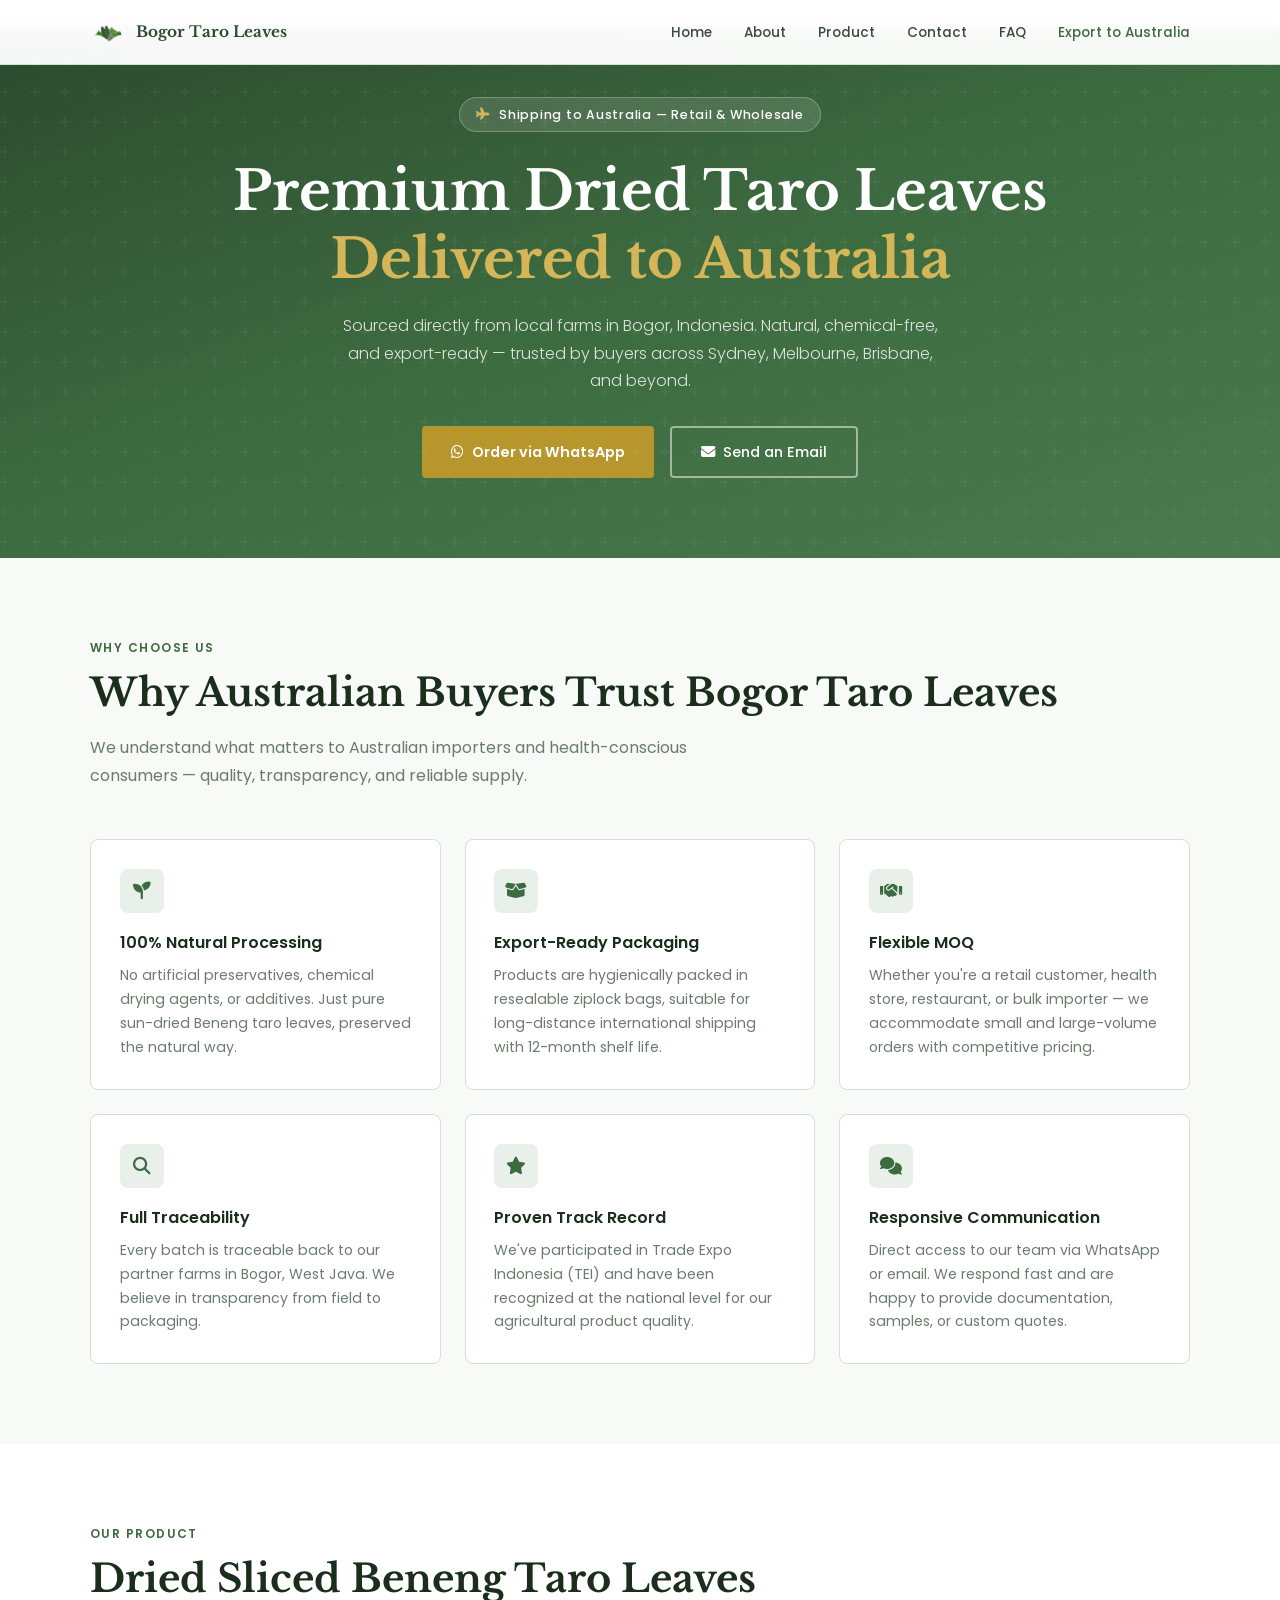
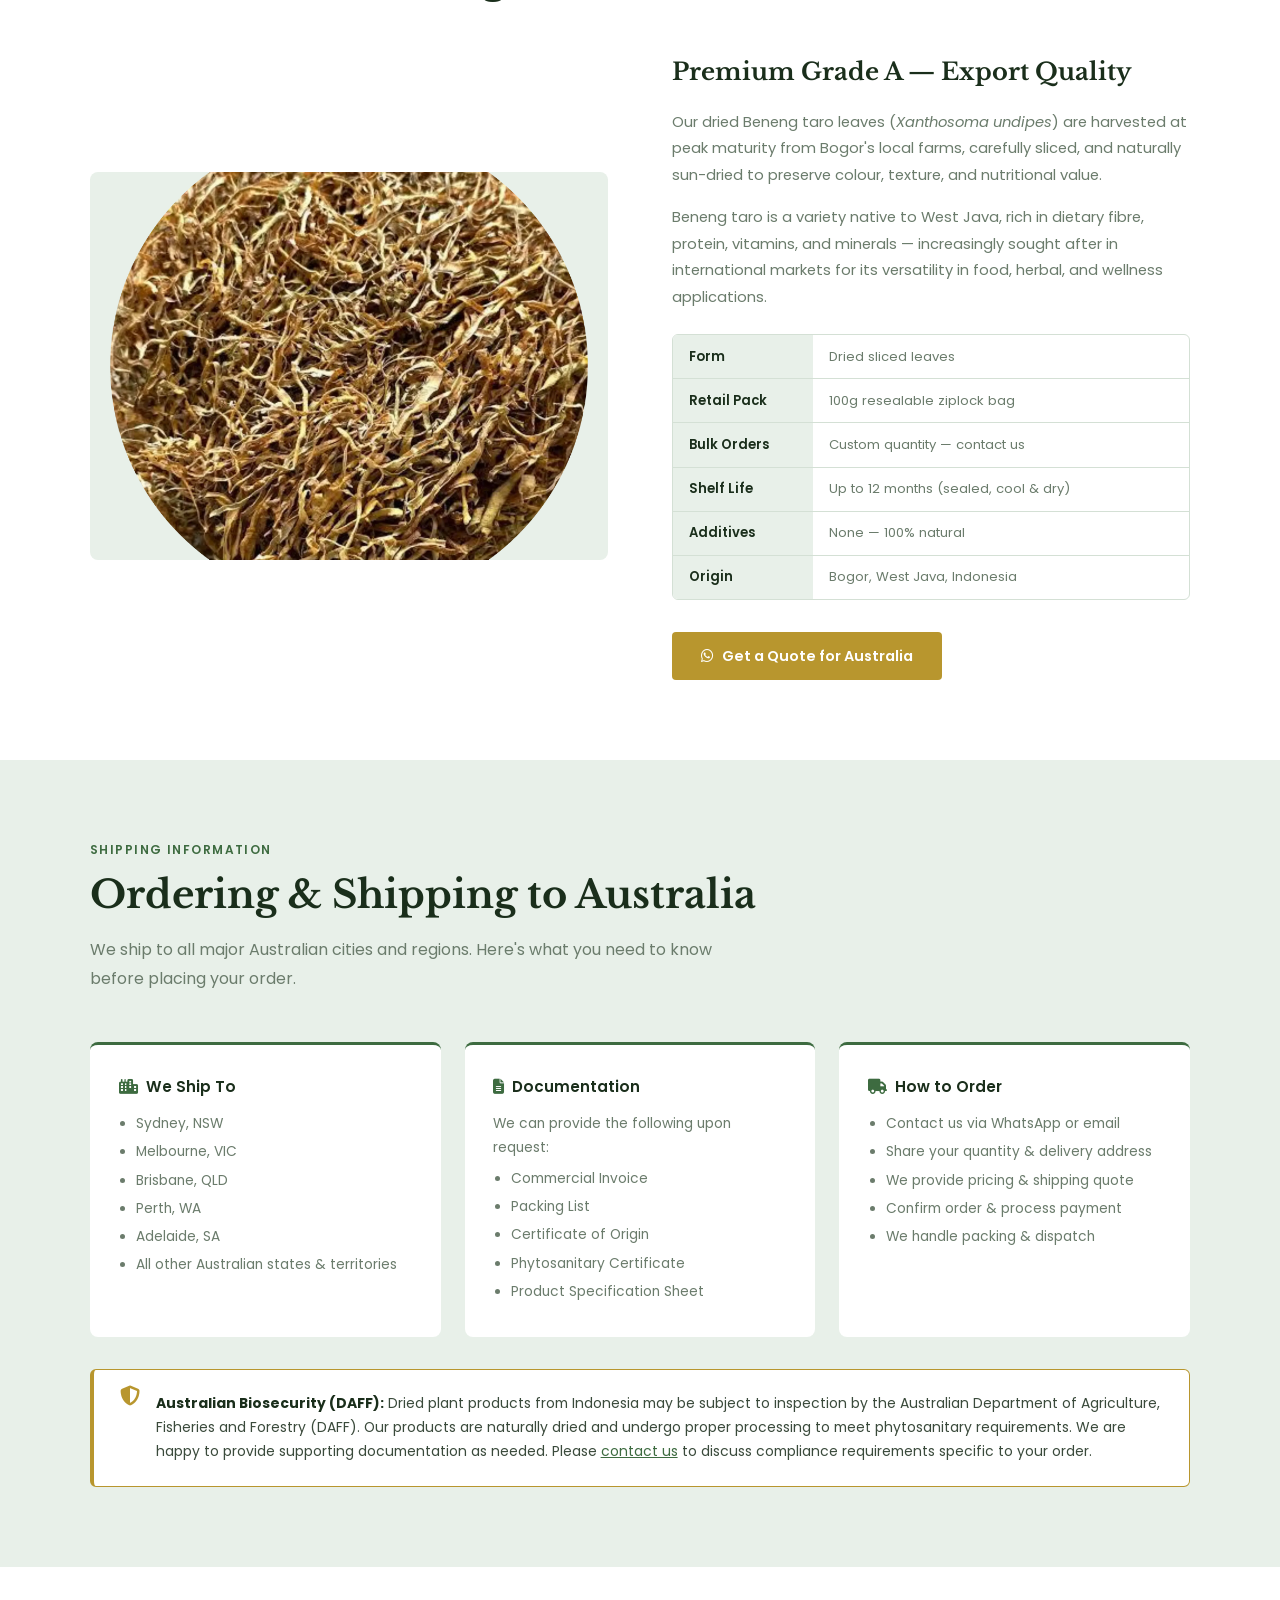
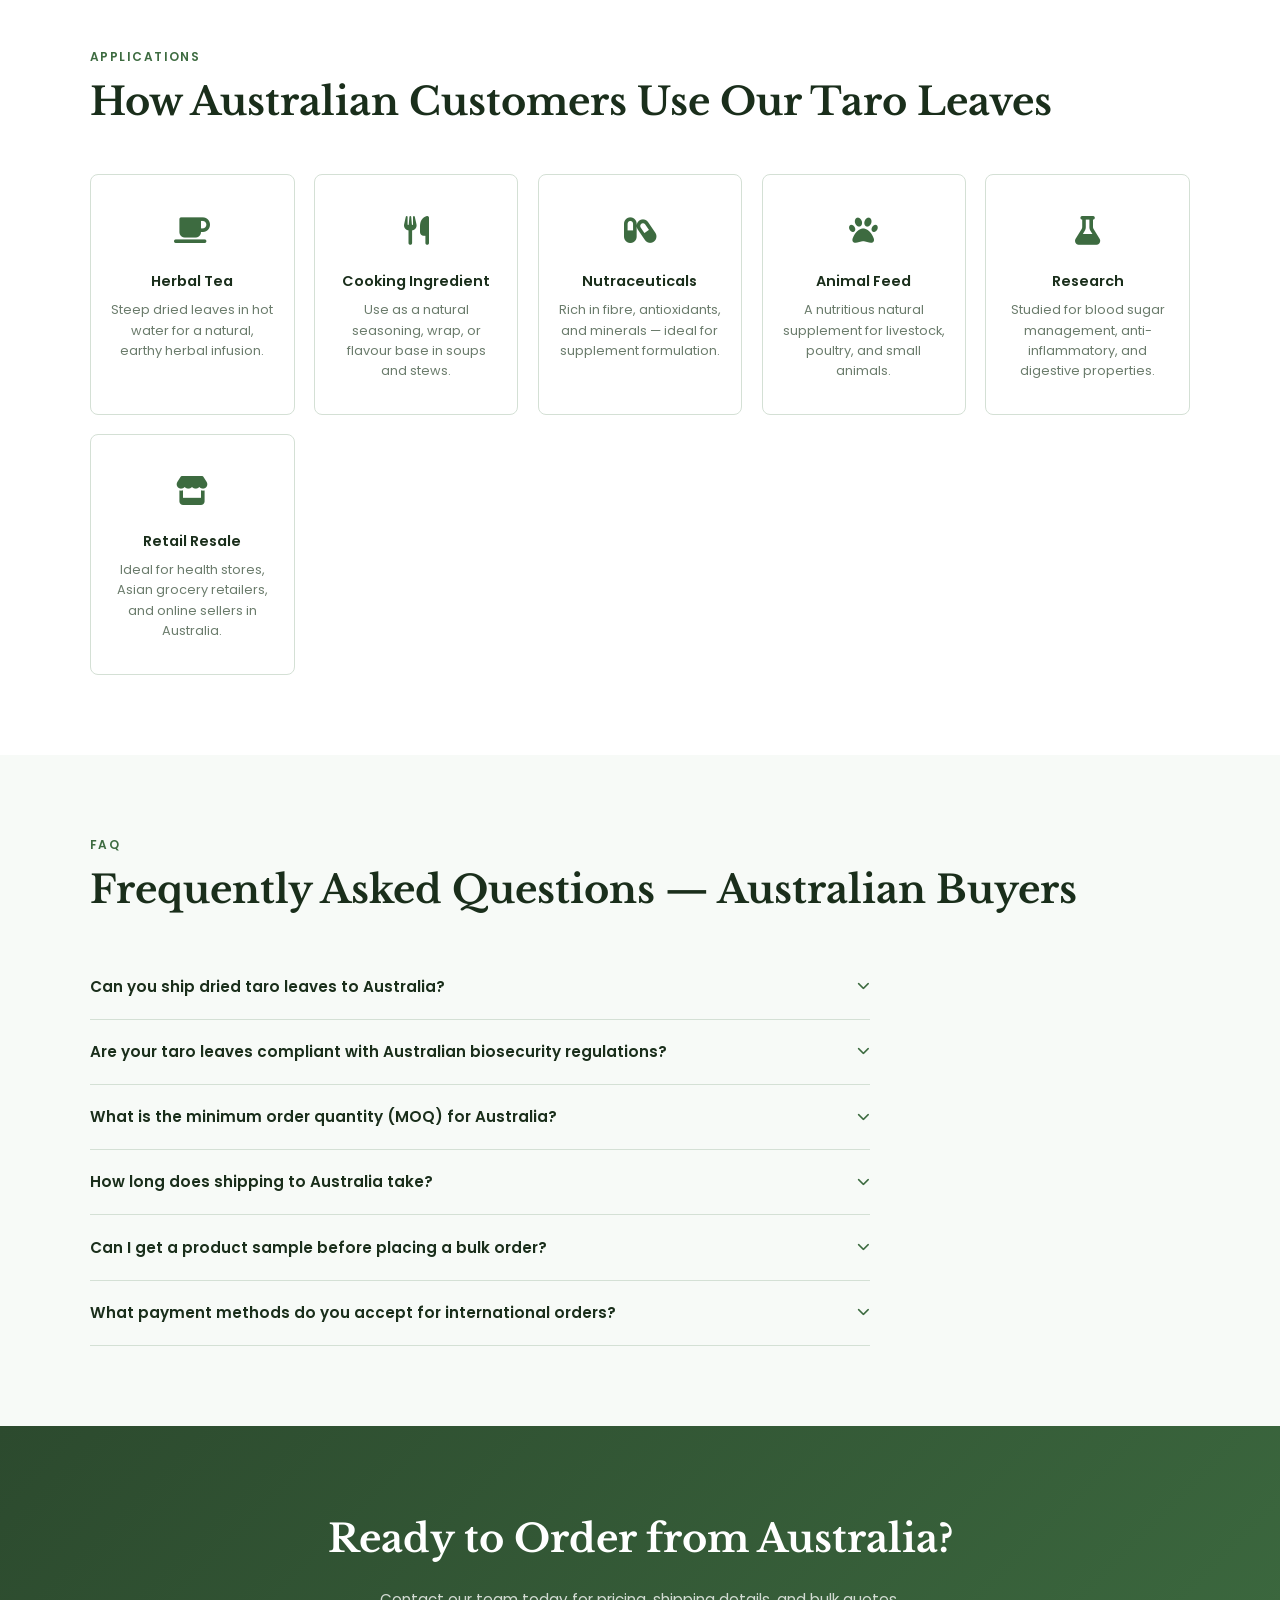
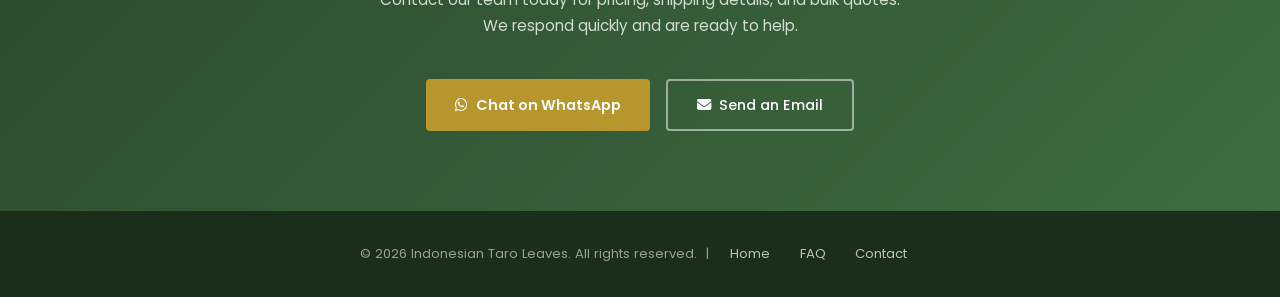
<file: export-to-australia.html>
<!DOCTYPE html>
<html lang="en">

<head>
    <meta charset="UTF-8">
    <meta name="viewport" content="width=device-width, initial-scale=1.0">

    <!-- SEO: Title & Description targeted at Australian buyers -->
    <title>Buy Dried Taro Leaves in Australia | Bogor Taro Leaves – Indonesian Supplier</title>
    <meta name="description"
        content="Looking to buy dried Beneng taro leaves in Australia? Bogor Taro Leaves supplies premium, natural, chemical-free dried taro leaves from Bogor, Indonesia. Retail and bulk wholesale orders welcome. Ship to Sydney, Melbourne, Brisbane & more.">
    <meta name="keywords"
        content="buy taro leaves Australia, dried taro leaves Australia, taro leaves supplier Australia, beneng taro Australia, Indonesian taro leaves export Australia, wholesale taro leaves Australia, taro leaves Sydney Melbourne Brisbane, taro leaves bulk order Australia, natural taro leaves import Australia">

    <!-- Canonical & hreflang -->
    <link rel="canonical" href="https://bogortaroleaves.com/export-to-australia.html">
    <link rel="alternate" hreflang="en-au" href="https://bogortaroleaves.com/export-to-australia.html">
    <link rel="alternate" hreflang="en" href="https://bogortaroleaves.com/export-to-australia.html">

    <!-- Open Graph -->
    <meta property="og:type" content="website">
    <meta property="og:title" content="Buy Dried Taro Leaves in Australia | Bogor Taro Leaves">
    <meta property="og:description"
        content="Premium dried Beneng taro leaves from Indonesia, shipped to Australia. Natural, chemical-free, export-ready. Wholesale & retail available.">
    <meta property="og:url" content="https://bogortaroleaves.com/export-to-australia.html">
    <meta property="og:image" content="https://bogortaroleaves.com/images/logo-bogor-taro-leaves-small.png">
    <meta property="og:site_name" content="Indonesian Taro Leaves">

    <!-- Twitter Card -->
    <meta name="twitter:card" content="summary_large_image">
    <meta name="twitter:title" content="Buy Dried Taro Leaves in Australia | Bogor Taro Leaves">
    <meta name="twitter:description"
        content="Premium dried Beneng taro leaves from Bogor, Indonesia. Export-ready for Australian buyers. Contact us for wholesale pricing.">
    <meta name="twitter:image" content="https://bogortaroleaves.com/images/logo-bogor-taro-leaves-small.png">

    <!-- Fonts (same as index.html) -->
    <link rel="preconnect" href="https://fonts.googleapis.com">
    <link rel="preconnect" href="https://fonts.gstatic.com" crossorigin>
    <link href="https://fonts.googleapis.com/css2?family=Poppins:wght@300;400;500;600&display=swap" rel="stylesheet">
    <link href="https://fonts.googleapis.com/css2?family=Libre+Baskerville:wght@400;700&display=swap" rel="stylesheet">
    <link rel="stylesheet" href="https://cdnjs.cloudflare.com/ajax/libs/font-awesome/6.5.1/css/all.min.css"
        integrity="sha512-DTOQO9RWCH3ppGqcWaEA1BIZOC6xxalwEsw9c2QQeAIftl+Vegovlnee1c9QX4TctnWMn13TZye+giMm8e2LwA=="
        crossorigin="anonymous" referrerpolicy="no-referrer" />
    <link rel="icon" href="images/logo-bogor-taro-leaves-small.png" type="image/x-icon">

    <!-- Google Analytics (same as index.html) -->
    <script async src="https://www.googletagmanager.com/gtag/js?id=G-24YDXY4WRC"></script>
    <script>
        window.dataLayer = window.dataLayer || [];
        function gtag() { dataLayer.push(arguments); }
        gtag('js', new Date());
        gtag('config', 'G-24YDXY4WRC');
    </script>

    <script type="application/ld+json">
{
  "@context": "https://schema.org",
  "@graph": [
    {
      "@type": "Organization",
      "@id": "https://bogortaroleaves.com/#organization",
      "name": "Bogor Taro Leaves",
      "url": "https://bogortaroleaves.com/",
      "logo": {
        "@type": "ImageObject",
        "url": "https://bogortaroleaves.com/images/logo-bogor-taro-leaves-small.png"
      },
      "contactPoint": {
        "@type": "ContactPoint",
        "telephone": "+628129558950",
        "contactType": "sales",
        "areaServed": ["ID", "AU"],
        "availableLanguage": "English"
      }
    },
    {
      "@type": "Product",
      "@id": "https://bogortaroleaves.com/export-to-australia.html#product",
      "name": "Dried Sliced Beneng Taro Leaves",
      "description": "Naturally sun-dried Beneng taro leaves, sliced and carefully processed without chemical additives. Suitable for herbal tea, cooking, animal feed, and nutraceutical applications. Export-ready for Australian buyers.",
      "brand": {
        "@type": "Brand",
        "name": "Bogor Taro Leaves"
      },
      "image": [
        "https://bogortaroleaves.com/images/our-product-3.webp",
        "https://bogortaroleaves.com/images/our-product-2.webp"
      ],
      "sku": "BTL-DRIED-001",
      "offers": {
        "@type": "Offer",
        "@id": "https://bogortaroleaves.com/export-to-australia.html#offer",
        "url": "https://bogortaroleaves.com/export-to-australia.html",
        "availability": "https://schema.org/InStock",
        "price": "0",
        "priceCurrency": "USD",
        "priceSpecification": {
          "@type": "PriceSpecification",
          "price": "0",
          "priceCurrency": "USD",
          "valueAddedTaxIncluded": false,
          "description": "Price available on request. Contact us via WhatsApp or email for retail and wholesale pricing."
        },
        "seller": {
          "@id": "https://bogortaroleaves.com/#organization"
        },
        "shippingDetails": {
          "@type": "OfferShippingDetails",
          "shippingRate": {
            "@type": "MonetaryAmount",
            "value": "0",
            "currency": "USD"
          },
          "shippingDestination": {
            "@type": "DefinedRegion",
            "addressCountry": "AU"
          },
          "deliveryTime": {
            "@type": "ShippingDeliveryTime",
            "handlingTime": {
              "@type": "QuantitativeValue",
              "minValue": 1,
              "maxValue": 3,
              "unitCode": "DAY"
            },
            "transitTime": {
              "@type": "QuantitativeValue",
              "minValue": 7,
              "maxValue": 21,
              "unitCode": "DAY"
            }
          }
        },
        "hasMerchantReturnPolicy": {
          "@type": "MerchantReturnPolicy",
          "applicableCountry": "AU",
          "returnPolicyCategory": "https://schema.org/MerchantReturnNotPermitted",
          "merchantReturnDays": 0
        }
      },
      "aggregateRating": {
        "@type": "AggregateRating",
        "ratingValue": "5",
        "reviewCount": "1",
        "bestRating": "5",
        "worstRating": "1"
      },
      "review": {
        "@type": "Review",
        "reviewRating": {
          "@type": "Rating",
          "ratingValue": "5",
          "bestRating": "5"
        },
        "author": {
          "@type": "Person",
          "name": "Verified Buyer"
        },
        "reviewBody": "High quality dried Beneng taro leaves. Natural processing, no additives. Great for herbal tea and cooking."
      }
    },
    {
      "@type": "BreadcrumbList",
      "itemListElement": [
        {
          "@type": "ListItem",
          "position": 1,
          "name": "Home",
          "item": "https://bogortaroleaves.com/"
        },
        {
          "@type": "ListItem",
          "position": 2,
          "name": "Export to Australia",
          "item": "https://bogortaroleaves.com/export-to-australia.html"
        }
      ]
    }
  ]
}
</script>

    <style>
        *,
        *::before,
        *::after {
            box-sizing: border-box;
            margin: 0;
            padding: 0;
        }

        :root {
            --green-dark: #2c4a2e;
            --green-mid: #3d6b40;
            --green-light: #5a8c5e;
            --green-pale: #e8f0e9;
            --gold: #b8962e;
            --gold-light: #d4b558;
            --text-dark: #1a2e1b;
            --text-body: #3a4a3b;
            --text-muted: #6b7c6c;
            --white: #ffffff;
            --off-white: #f7faf7;
            --border: #d4e0d5;
        }

        html {
            scroll-behavior: smooth;
        }

        body {
            font-family: 'Poppins', sans-serif;
            color: var(--text-body);
            background: var(--white);
            line-height: 1.7;
        }

        /* ── NAV ─────────────────────────────────────── */
        nav {
            position: fixed;
            top: 0;
            left: 0;
            right: 0;
            background: rgba(255, 255, 255, 0.96);
            backdrop-filter: blur(8px);
            border-bottom: 1px solid var(--border);
            z-index: 100;
            padding: 0 2rem;
        }

        .nav-container {
            max-width: 1100px;
            margin: 0 auto;
            display: flex;
            align-items: center;
            justify-content: space-between;
            height: 64px;
        }

        .logo {
            display: flex;
            align-items: center;
            gap: .6rem;
            text-decoration: none;
        }

        .logo img {
            height: 36px;
        }

        .logo-text {
            font-family: 'Libre Baskerville', serif;
            font-size: .95rem;
            color: var(--green-dark);
            font-weight: 700;
        }

        .nav-links {
            list-style: none;
            display: flex;
            gap: 2rem;
        }

        .nav-links a {
            text-decoration: none;
            font-size: .85rem;
            font-weight: 500;
            color: var(--text-body);
            transition: color .2s;
        }

        .nav-links a:hover,
        .nav-links a.active {
            color: var(--green-mid);
        }

        /* ── HERO ────────────────────────────────────── */
        .hero {
            padding: 130px 2rem 80px;
            background: linear-gradient(160deg, #2c4a2e 0%, #3d6b40 50%, #4a7a4e 100%);
            position: relative;
            overflow: hidden;
            text-align: center;
        }

        .hero::before {
            content: '';
            position: absolute;
            inset: 0;
            background: url("data:image/svg+xml,%3Csvg width='60' height='60' viewBox='0 0 60 60' xmlns='http://www.w3.org/2000/svg'%3E%3Cg fill='none' fill-rule='evenodd'%3E%3Cg fill='%23ffffff' fill-opacity='0.04'%3E%3Cpath d='M36 34v-4h-2v4h-4v2h4v4h2v-4h4v-2h-4zm0-30V0h-2v4h-4v2h4v4h2V6h4V4h-4zM6 34v-4H4v4H0v2h4v4h2v-4h4v-2H6zM6 4V0H4v4H0v2h4v4h2V6h4V4H6z'/%3E%3C/g%3E%3C/g%3E%3C/svg%3E");
        }

        .hero-badge {
            display: inline-flex;
            align-items: center;
            gap: .5rem;
            background: rgba(255, 255, 255, .12);
            border: 1px solid rgba(255, 255, 255, .25);
            color: #fff;
            font-size: .78rem;
            font-weight: 500;
            letter-spacing: .06em;
            padding: .35rem 1rem;
            border-radius: 100px;
            margin-bottom: 1.6rem;
        }

        .hero-badge i {
            color: var(--gold-light);
            font-size: .75rem;
        }

        .hero h1 {
            font-family: 'Libre Baskerville', serif;
            font-size: clamp(2rem, 5vw, 3.4rem);
            color: #fff;
            line-height: 1.25;
            margin-bottom: 1.2rem;
        }

        .hero h1 span {
            color: var(--gold-light);
        }

        .hero p {
            max-width: 620px;
            margin: 0 auto 2rem;
            color: rgba(255, 255, 255, .82);
            font-size: 1rem;
            font-weight: 300;
        }

        .hero-ctas {
            display: flex;
            gap: 1rem;
            justify-content: center;
            flex-wrap: wrap;
        }

        .btn-primary {
            display: inline-flex;
            align-items: center;
            gap: .5rem;
            background: var(--gold);
            color: #fff;
            padding: .75rem 1.8rem;
            border-radius: 4px;
            font-size: .9rem;
            font-weight: 600;
            text-decoration: none;
            transition: background .2s, transform .2s;
        }

        .btn-primary:hover {
            background: var(--gold-light);
            transform: translateY(-2px);
        }

        .btn-outline {
            display: inline-flex;
            align-items: center;
            gap: .5rem;
            border: 2px solid rgba(255, 255, 255, .5);
            color: #fff;
            padding: .73rem 1.8rem;
            border-radius: 4px;
            font-size: .9rem;
            font-weight: 500;
            text-decoration: none;
            transition: border-color .2s, background .2s;
        }

        .btn-outline:hover {
            border-color: #fff;
            background: rgba(255, 255, 255, .08);
        }

        /* ── BREADCRUMB ──────────────────────────────── */
        .breadcrumb {
            background: var(--green-pale);
            border-bottom: 1px solid var(--border);
            padding: .65rem 2rem;
        }

        .breadcrumb-inner {
            max-width: 1100px;
            margin: 0 auto;
            font-size: .8rem;
            color: var(--text-muted);
        }

        .breadcrumb-inner a {
            color: var(--green-mid);
            text-decoration: none;
        }

        .breadcrumb-inner a:hover {
            text-decoration: underline;
        }

        /* ── SECTION BASE ────────────────────────────── */
        section {
            padding: 80px 2rem;
        }

        .container {
            max-width: 1100px;
            margin: 0 auto;
        }

        .section-label {
            font-size: .75rem;
            font-weight: 600;
            letter-spacing: .12em;
            text-transform: uppercase;
            color: var(--green-mid);
            margin-bottom: .6rem;
        }

        h2.section-title {
            font-family: 'Libre Baskerville', serif;
            font-size: clamp(1.6rem, 3.5vw, 2.4rem);
            color: var(--text-dark);
            line-height: 1.3;
            margin-bottom: 1rem;
        }

        .section-lead {
            font-size: 1rem;
            color: var(--text-muted);
            max-width: 640px;
            line-height: 1.8;
        }

        /* ── WHY AUSTRALIA ───────────────────────────── */
        .why-section {
            background: var(--off-white);
        }

        .why-grid {
            display: grid;
            grid-template-columns: repeat(auto-fit, minmax(280px, 1fr));
            gap: 1.5rem;
            margin-top: 3rem;
        }

        .why-card {
            background: var(--white);
            border: 1px solid var(--border);
            border-radius: 8px;
            padding: 1.8rem;
            transition: box-shadow .2s, transform .2s;
        }

        .why-card:hover {
            box-shadow: 0 8px 28px rgba(44, 74, 46, .1);
            transform: translateY(-3px);
        }

        .why-icon {
            width: 44px;
            height: 44px;
            background: var(--green-pale);
            border-radius: 8px;
            display: flex;
            align-items: center;
            justify-content: center;
            margin-bottom: 1rem;
            color: var(--green-mid);
            font-size: 1.1rem;
        }

        .why-card h3 {
            font-size: 1rem;
            font-weight: 600;
            color: var(--text-dark);
            margin-bottom: .5rem;
        }

        .why-card p {
            font-size: .88rem;
            color: var(--text-muted);
            line-height: 1.7;
        }

        /* ── PRODUCT SECTION ─────────────────────────── */
        .product-section {
            background: var(--white);
        }

        .product-grid {
            display: grid;
            grid-template-columns: 1fr 1fr;
            gap: 4rem;
            align-items: center;
            margin-top: 3rem;
        }

        .product-img-wrap {
            border-radius: 8px;
            overflow: hidden;
            aspect-ratio: 4/3;
            background: var(--green-pale);
        }

        .product-img-wrap img {
            width: 100%;
            height: 100%;
            object-fit: cover;
        }

        .product-info h3 {
            font-family: 'Libre Baskerville', serif;
            font-size: 1.5rem;
            color: var(--text-dark);
            margin-bottom: 1rem;
        }

        .product-info p {
            font-size: .92rem;
            color: var(--text-muted);
            line-height: 1.8;
            margin-bottom: 1rem;
        }

        .product-specs {
            margin: 1.5rem 0;
            border: 1px solid var(--border);
            border-radius: 6px;
            overflow: hidden;
        }

        .spec-row {
            display: flex;
            border-bottom: 1px solid var(--border);
        }

        .spec-row:last-child {
            border-bottom: none;
        }

        .spec-label {
            width: 140px;
            flex-shrink: 0;
            background: var(--green-pale);
            padding: .65rem 1rem;
            font-size: .82rem;
            font-weight: 600;
            color: var(--text-dark);
        }

        .spec-value {
            padding: .65rem 1rem;
            font-size: .82rem;
            color: var(--text-muted);
        }

        /* ── AUSTRALIA SHIPPING INFO ─────────────────── */
        .shipping-section {
            background: var(--green-pale);
        }

        .shipping-cards {
            display: grid;
            grid-template-columns: repeat(auto-fit, minmax(240px, 1fr));
            gap: 1.5rem;
            margin-top: 3rem;
        }

        .shipping-card {
            background: var(--white);
            border-radius: 8px;
            padding: 1.8rem;
            border-top: 3px solid var(--green-mid);
        }

        .shipping-card h3 {
            font-size: .95rem;
            font-weight: 600;
            color: var(--text-dark);
            margin-bottom: .8rem;
        }

        .shipping-card p,
        .shipping-card li {
            font-size: .86rem;
            color: var(--text-muted);
            line-height: 1.7;
        }

        .shipping-card ul {
            padding-left: 1.1rem;
        }

        .shipping-card li {
            margin-bottom: .3rem;
        }

        /* ── BIOSECURITY NOTE ────────────────────────── */
        .biosecurity-box {
            background: var(--white);
            border: 1px solid var(--gold);
            border-left: 4px solid var(--gold);
            border-radius: 6px;
            padding: 1.4rem 1.6rem;
            margin-top: 2rem;
            display: flex;
            gap: 1rem;
            align-items: flex-start;
        }

        .biosecurity-box i {
            color: var(--gold);
            margin-top: .2rem;
            flex-shrink: 0;
        }

        .biosecurity-box p {
            font-size: .87rem;
            color: var(--text-body);
            line-height: 1.7;
        }

        .biosecurity-box strong {
            color: var(--text-dark);
        }

        /* ── USE CASES ───────────────────────────────── */
        .uses-section {
            background: var(--white);
        }

        .uses-grid {
            display: grid;
            grid-template-columns: repeat(auto-fit, minmax(200px, 1fr));
            gap: 1.2rem;
            margin-top: 3rem;
        }

        .use-item {
            text-align: center;
            padding: 2rem 1.2rem;
            border: 1px solid var(--border);
            border-radius: 8px;
            transition: border-color .2s, box-shadow .2s;
        }

        .use-item:hover {
            border-color: var(--green-mid);
            box-shadow: 0 4px 20px rgba(44, 74, 46, .08);
        }

        .use-item .use-icon {
            font-size: 1.8rem;
            margin-bottom: .8rem;
            color: var(--green-mid);
        }

        .use-item h4 {
            font-size: .9rem;
            font-weight: 600;
            color: var(--text-dark);
            margin-bottom: .4rem;
        }

        .use-item p {
            font-size: .8rem;
            color: var(--text-muted);
            line-height: 1.6;
        }

        /* ── FAQ ─────────────────────────────────────── */
        .faq-section {
            background: var(--off-white);
        }

        .faq-list {
            margin-top: 2.5rem;
            max-width: 780px;
        }

        .faq-item {
            border-bottom: 1px solid var(--border);
            padding: 1.2rem 0;
        }

        .faq-q {
            font-weight: 600;
            color: var(--text-dark);
            font-size: .95rem;
            cursor: pointer;
            display: flex;
            justify-content: space-between;
            align-items: center;
            gap: 1rem;
        }

        .faq-q i {
            color: var(--green-mid);
            font-size: .8rem;
            transition: transform .3s;
            flex-shrink: 0;
        }

        .faq-item.open .faq-q i {
            transform: rotate(180deg);
        }

        .faq-a {
            font-size: .88rem;
            color: var(--text-muted);
            line-height: 1.8;
            max-height: 0;
            overflow: hidden;
            transition: max-height .35s ease, padding .25s;
        }

        .faq-item.open .faq-a {
            max-height: 300px;
            padding-top: .8rem;
        }

        /* ── CTA BANNER ──────────────────────────────── */
        .cta-section {
            background: linear-gradient(135deg, var(--green-dark) 0%, var(--green-mid) 100%);
            text-align: center;
            padding: 80px 2rem;
        }

        .cta-section h2 {
            font-family: 'Libre Baskerville', serif;
            color: #fff;
            font-size: clamp(1.6rem, 3.5vw, 2.4rem);
            margin-bottom: 1rem;
        }

        .cta-section p {
            color: rgba(255, 255, 255, .78);
            max-width: 520px;
            margin: 0 auto 2.5rem;
            font-size: .95rem;
        }

        .cta-btns {
            display: flex;
            gap: 1rem;
            justify-content: center;
            flex-wrap: wrap;
        }

        /* ── FOOTER ──────────────────────────────────── */
        footer {
            background: var(--text-dark);
            color: rgba(255, 255, 255, .55);
            padding: 2rem;
            text-align: center;
            font-size: .82rem;
        }

        footer a {
            color: rgba(255, 255, 255, .7);
            text-decoration: none;
            margin: 0 .8rem;
        }

        footer a:hover {
            color: #fff;
        }

        /* ── MOBILE ──────────────────────────────────── */
        @media (max-width: 768px) {
            .product-grid {
                grid-template-columns: 1fr;
                gap: 2rem;
            }

            .nav-links {
                display: none;
            }

            section {
                padding: 60px 1.2rem;
            }
        }
    </style>
</head>

<body>

    <!-- Navigation -->
    <nav>
        <div class="nav-container">
            <a href="/" class="logo">
                <img src="images/logo-bogor-taro-leaves.png" alt="Bogor Taro Leaves Logo">
                <span class="logo-text">Bogor Taro Leaves</span>
            </a>
            <ul class="nav-links">
                <li><a href="/">Home</a></li>
                <li><a href="/#about">About</a></li>
                <li><a href="/#product">Product</a></li>
                <li><a href="/#contact">Contact</a></li>
                <li><a href="/faq.html">FAQ</a></li>
                <li><a href="/export-to-australia.html" class="active">Export to Australia</a></li>
            </ul>
        </div>
    </nav>

    <!-- Breadcrumb (SEO) -->
    <!-- <div class="breadcrumb" style="margin-top:64px;">
        <div class="breadcrumb-inner">
            <a href="/">Home</a> &rsaquo; Export to Australia
        </div>
    </div> -->
    <br>
    <!-- Hero -->
    <section class="hero" style="padding-top:70px;">
        <div class="hero-badge">
            <i class="fa-solid fa-plane"></i>
            Shipping to Australia — Retail & Wholesale
        </div>
        <h1>Premium Dried Taro Leaves<br><span>Delivered to Australia</span></h1>
        <p>
            Sourced directly from local farms in Bogor, Indonesia. Natural, chemical-free, and
            export-ready — trusted by buyers across Sydney, Melbourne, Brisbane, and beyond.
        </p>
        <div class="hero-ctas">
            <a href="https://wa.me/628129558950?text=Hello%20Bogor%20Taro%20Leaf%20Team,%0A%0AI%20am%20contacting%20from%20Australia%20and%20would%20like%20to%20enquire%20about%20ordering%20Dried%20Beneng%20Taro%20Leaves.%0A%0AOrder%20Details:%0A-%20Product:%20Dried%20Sliced%20Beneng%20Taro%20Leaves%0A-%20Quantity:%20_%0A-%20Delivery%20Location:%20Australia%20(%20_%20)%0A%0APlease%20provide%20pricing,%20MOQ,%20and%20shipping%20details%20to%20Australia.%0A%0AThank%20you!"
                class="btn-primary" target="_blank" rel="noopener noreferrer">
                <i class="fa-brands fa-whatsapp"></i> Order via WhatsApp
            </a>
            <a href="mailto:bogortaroleaf@gmail.com?subject=Enquiry%20from%20Australia%20-%20Taro%20Leaves%20Order"
                class="btn-outline">
                <i class="fa-solid fa-envelope"></i> Send an Email
            </a>
        </div>
    </section>

    <!-- Why Order from Us (AU-focused) -->
    <section class="why-section">
        <div class="container">
            <div class="section-label">Why Choose Us</div>
            <h2 class="section-title">Why Australian Buyers Trust Bogor Taro Leaves</h2>
            <p class="section-lead">We understand what matters to Australian importers and health-conscious consumers —
                quality, transparency, and reliable supply.</p>
            <div class="why-grid">
                <div class="why-card">
                    <div class="why-icon"><i class="fa-solid fa-seedling"></i></div>
                    <h3>100% Natural Processing</h3>
                    <p>No artificial preservatives, chemical drying agents, or additives. Just pure sun-dried Beneng
                        taro leaves, preserved the natural way.</p>
                </div>
                <div class="why-card">
                    <div class="why-icon"><i class="fa-solid fa-box-open"></i></div>
                    <h3>Export-Ready Packaging</h3>
                    <p>Products are hygienically packed in resealable ziplock bags, suitable for long-distance
                        international shipping with 12-month shelf life.</p>
                </div>
                <div class="why-card">
                    <div class="why-icon"><i class="fa-solid fa-handshake"></i></div>
                    <h3>Flexible MOQ</h3>
                    <p>Whether you're a retail customer, health store, restaurant, or bulk importer — we accommodate
                        small and large-volume orders with competitive pricing.</p>
                </div>
                <div class="why-card">
                    <div class="why-icon"><i class="fa-solid fa-magnifying-glass"></i></div>
                    <h3>Full Traceability</h3>
                    <p>Every batch is traceable back to our partner farms in Bogor, West Java. We believe in
                        transparency from field to packaging.</p>
                </div>
                <div class="why-card">
                    <div class="why-icon"><i class="fa-solid fa-star"></i></div>
                    <h3>Proven Track Record</h3>
                    <p>We've participated in Trade Expo Indonesia (TEI) and have been recognized at the national level
                        for our agricultural product quality.</p>
                </div>
                <div class="why-card">
                    <div class="why-icon"><i class="fa-solid fa-comments"></i></div>
                    <h3>Responsive Communication</h3>
                    <p>Direct access to our team via WhatsApp or email. We respond fast and are happy to provide
                        documentation, samples, or custom quotes.</p>
                </div>
            </div>
        </div>
    </section>

    <!-- Product -->
    <section class="product-section">
        <div class="container">
            <div class="section-label">Our Product</div>
            <h2 class="section-title">Dried Sliced Beneng Taro Leaves</h2>
            <div class="product-grid">
                <div class="product-img-wrap">
                    <img src="images/our-product-3.webp" alt="Dried Beneng Taro Leaves from Indonesia for Australia">
                </div>
                <div class="product-info">
                    <h3>Premium Grade A — Export Quality</h3>
                    <p>
                        Our dried Beneng taro leaves (<em>Xanthosoma undipes</em>) are harvested at peak maturity
                        from Bogor's local farms, carefully sliced, and naturally sun-dried to preserve colour,
                        texture, and nutritional value.
                    </p>
                    <p>
                        Beneng taro is a variety native to West Java, rich in dietary fibre, protein, vitamins,
                        and minerals — increasingly sought after in international markets for its versatility
                        in food, herbal, and wellness applications.
                    </p>
                    <div class="product-specs">
                        <div class="spec-row">
                            <div class="spec-label">Form</div>
                            <div class="spec-value">Dried sliced leaves</div>
                        </div>
                        <div class="spec-row">
                            <div class="spec-label">Retail Pack</div>
                            <div class="spec-value">100g resealable ziplock bag</div>
                        </div>
                        <div class="spec-row">
                            <div class="spec-label">Bulk Orders</div>
                            <div class="spec-value">Custom quantity — contact us</div>
                        </div>
                        <div class="spec-row">
                            <div class="spec-label">Shelf Life</div>
                            <div class="spec-value">Up to 12 months (sealed, cool & dry)</div>
                        </div>
                        <div class="spec-row">
                            <div class="spec-label">Additives</div>
                            <div class="spec-value">None — 100% natural</div>
                        </div>
                        <div class="spec-row">
                            <div class="spec-label">Origin</div>
                            <div class="spec-value">Bogor, West Java, Indonesia</div>
                        </div>
                    </div>
                    <a href="https://wa.me/628129558950?text=Hello%20Bogor%20Taro%20Leaf%20Team,%0A%0AI%20am%20from%20Australia%20and%20would%20like%20to%20order%20Dried%20Beneng%20Taro%20Leaves.%0A%0APlease%20let%20me%20know%20the%20pricing%20and%20shipping%20options%20to%20Australia.%0A%0AThank%20you!"
                        class="btn-primary" target="_blank" rel="noopener noreferrer" style="margin-top:.5rem;">
                        <i class="fa-brands fa-whatsapp"></i> Get a Quote for Australia
                    </a>
                </div>
            </div>
        </div>
    </section>

    <!-- Shipping to Australia -->
    <section class="shipping-section">
        <div class="container">
            <div class="section-label">Shipping Information</div>
            <h2 class="section-title">Ordering & Shipping to Australia</h2>
            <p class="section-lead">We ship to all major Australian cities and regions. Here's what you need to know
                before placing your order.</p>

            <div class="shipping-cards">
                <div class="shipping-card">
                    <h3><i class="fa-solid fa-city" style="color:var(--green-mid);margin-right:.5rem;"></i>We Ship To
                    </h3>
                    <ul>
                        <li>Sydney, NSW</li>
                        <li>Melbourne, VIC</li>
                        <li>Brisbane, QLD</li>
                        <li>Perth, WA</li>
                        <li>Adelaide, SA</li>
                        <li>All other Australian states & territories</li>
                    </ul>
                </div>
                <div class="shipping-card">
                    <h3><i class="fa-solid fa-file-lines"
                            style="color:var(--green-mid);margin-right:.5rem;"></i>Documentation</h3>
                    <p>We can provide the following upon request:</p>
                    <ul style="margin-top:.5rem;">
                        <li>Commercial Invoice</li>
                        <li>Packing List</li>
                        <li>Certificate of Origin</li>
                        <li>Phytosanitary Certificate</li>
                        <li>Product Specification Sheet</li>
                    </ul>
                </div>
                <div class="shipping-card">
                    <h3><i class="fa-solid fa-truck" style="color:var(--green-mid);margin-right:.5rem;"></i>How to Order
                    </h3>
                    <ul>
                        <li>Contact us via WhatsApp or email</li>
                        <li>Share your quantity & delivery address</li>
                        <li>We provide pricing & shipping quote</li>
                        <li>Confirm order & process payment</li>
                        <li>We handle packing & dispatch</li>
                    </ul>
                </div>
            </div>

            <!-- Biosecurity note -->
            <div class="biosecurity-box">
                <i class="fa-solid fa-shield-halved fa-lg"></i>
                <p>
                    <strong>Australian Biosecurity (DAFF):</strong> Dried plant products from Indonesia may be subject
                    to inspection by the Australian Department of Agriculture, Fisheries and Forestry (DAFF). Our
                    products are naturally dried and undergo proper processing to meet phytosanitary requirements.
                    We are happy to provide supporting documentation as needed. Please
                    <a href="https://wa.me/628129558950" style="color:var(--green-mid);">contact us</a> to discuss
                    compliance requirements specific to your order.
                </p>
            </div>
        </div>
    </section>

    <!-- Use Cases -->
    <section class="uses-section">
        <div class="container">
            <div class="section-label">Applications</div>
            <h2 class="section-title">How Australian Customers Use Our Taro Leaves</h2>
            <div class="uses-grid">
                <div class="use-item">
                    <div class="use-icon"><i class="fa-solid fa-mug-saucer"></i></div>
                    <h4>Herbal Tea</h4>
                    <p>Steep dried leaves in hot water for a natural, earthy herbal infusion.</p>
                </div>
                <div class="use-item">
                    <div class="use-icon"><i class="fa-solid fa-utensils"></i></div>
                    <h4>Cooking Ingredient</h4>
                    <p>Use as a natural seasoning, wrap, or flavour base in soups and stews.</p>
                </div>
                <div class="use-item">
                    <div class="use-icon"><i class="fa-solid fa-capsules"></i></div>
                    <h4>Nutraceuticals</h4>
                    <p>Rich in fibre, antioxidants, and minerals — ideal for supplement formulation.</p>
                </div>
                <div class="use-item">
                    <div class="use-icon"><i class="fa-solid fa-paw"></i></div>
                    <h4>Animal Feed</h4>
                    <p>A nutritious natural supplement for livestock, poultry, and small animals.</p>
                </div>
                <div class="use-item">
                    <div class="use-icon"><i class="fa-solid fa-flask"></i></div>
                    <h4>Research</h4>
                    <p>Studied for blood sugar management, anti-inflammatory, and digestive properties.</p>
                </div>
                <div class="use-item">
                    <div class="use-icon"><i class="fa-solid fa-store"></i></div>
                    <h4>Retail Resale</h4>
                    <p>Ideal for health stores, Asian grocery retailers, and online sellers in Australia.</p>
                </div>
            </div>
        </div>
    </section>

    <!-- FAQ (Australia-specific) -->
    <section class="faq-section">
        <div class="container">
            <div class="section-label">FAQ</div>
            <h2 class="section-title">Frequently Asked Questions — Australian Buyers</h2>
            <div class="faq-list">

                <div class="faq-item">
                    <div class="faq-q">
                        Can you ship dried taro leaves to Australia?
                        <i class="fa-solid fa-chevron-down"></i>
                    </div>
                    <div class="faq-a">
                        Yes. We ship directly from Bogor, Indonesia to Australia. We have experience preparing export
                        documentation and can provide phytosanitary certificates and other paperwork required for
                        Australian customs. Please contact us to discuss your specific order and location.
                    </div>
                </div>

                <div class="faq-item">
                    <div class="faq-q">
                        Are your taro leaves compliant with Australian biosecurity regulations?
                        <i class="fa-solid fa-chevron-down"></i>
                    </div>
                    <div class="faq-a">
                        Our dried taro leaves are naturally processed without chemical additives and are prepared with
                        export compliance in mind. Dried plant products may be subject to inspection by DAFF (Department
                        of Agriculture, Fisheries and Forestry). We can provide a phytosanitary certificate and full
                        documentation to support customs clearance. We recommend checking the DAFF Biosecurity Import
                        Conditions (BICON) database for the latest requirements.
                    </div>
                </div>

                <div class="faq-item">
                    <div class="faq-q">
                        What is the minimum order quantity (MOQ) for Australia?
                        <i class="fa-solid fa-chevron-down"></i>
                    </div>
                    <div class="faq-a">
                        There is no strict minimum for retail orders — we sell in 100g retail packs. For bulk or
                        commercial imports, please contact us to discuss quantities, pricing tiers, and custom packaging
                        options suitable for your needs.
                    </div>
                </div>

                <div class="faq-item">
                    <div class="faq-q">
                        How long does shipping to Australia take?
                        <i class="fa-solid fa-chevron-down"></i>
                    </div>
                    <div class="faq-a">
                        Shipping duration depends on the courier and method chosen. We will provide estimated delivery
                        time and freight cost options when you place your enquiry. We use reputable international
                        logistics providers to ensure safe and timely delivery.
                    </div>
                </div>

                <div class="faq-item">
                    <div class="faq-q">
                        Can I get a product sample before placing a bulk order?
                        <i class="fa-solid fa-chevron-down"></i>
                    </div>
                    <div class="faq-a">
                        Yes. We understand that buyers want to verify quality before committing to a large order. Please
                        reach out via WhatsApp or email to discuss sample availability, shipping cost, and arrangements.
                    </div>
                </div>

                <div class="faq-item">
                    <div class="faq-q">
                        What payment methods do you accept for international orders?
                        <i class="fa-solid fa-chevron-down"></i>
                    </div>
                    <div class="faq-a">
                        Please contact us directly to discuss available payment options for international orders. We aim
                        to make the process as straightforward as possible for our Australian buyers.
                    </div>
                </div>

            </div>
        </div>
    </section>

    <!-- CTA -->
    <section class="cta-section">
        <h2>Ready to Order from Australia?</h2>
        <p>Contact our team today for pricing, shipping details, and bulk quotes. We respond quickly and are ready to
            help.</p>
        <div class="cta-btns">
            <a href="https://wa.me/628129558950?text=Hello%20Bogor%20Taro%20Leaf%20Team,%0A%0AI%20am%20from%20Australia%20and%20would%20like%20to%20enquire%20about%20your%20Dried%20Beneng%20Taro%20Leaves.%0A%0APlease%20share%20pricing%20and%20shipping%20details%20to%20Australia.%0A%0AThank%20you!"
                class="btn-primary" target="_blank" rel="noopener noreferrer">
                <i class="fa-brands fa-whatsapp"></i> Chat on WhatsApp
            </a>
            <a href="mailto:bogortaroleaf@gmail.com?subject=Australia%20Order%20Enquiry%20-%20Bogor%20Taro%20Leaves"
                class="btn-outline">
                <i class="fa-solid fa-envelope"></i> Send an Email
            </a>
        </div>
    </section>

    <!-- Footer -->
    <footer>
        <p>
            &copy; 2026 Indonesian Taro Leaves. All rights reserved. &nbsp;|&nbsp;
            <a href="/">Home</a>
            <a href="/faq.html">FAQ</a>
            <a href="/#contact">Contact</a>
        </p>
    </footer>

    <!-- FAQ accordion script -->
    <script>
        document.querySelectorAll('.faq-q').forEach(q => {
            q.addEventListener('click', () => {
                const item = q.parentElement;
                const isOpen = item.classList.contains('open');
                document.querySelectorAll('.faq-item').forEach(i => i.classList.remove('open'));
                if (!isOpen) item.classList.add('open');
            });
        });
    </script>

</body>

</html>
</file>
